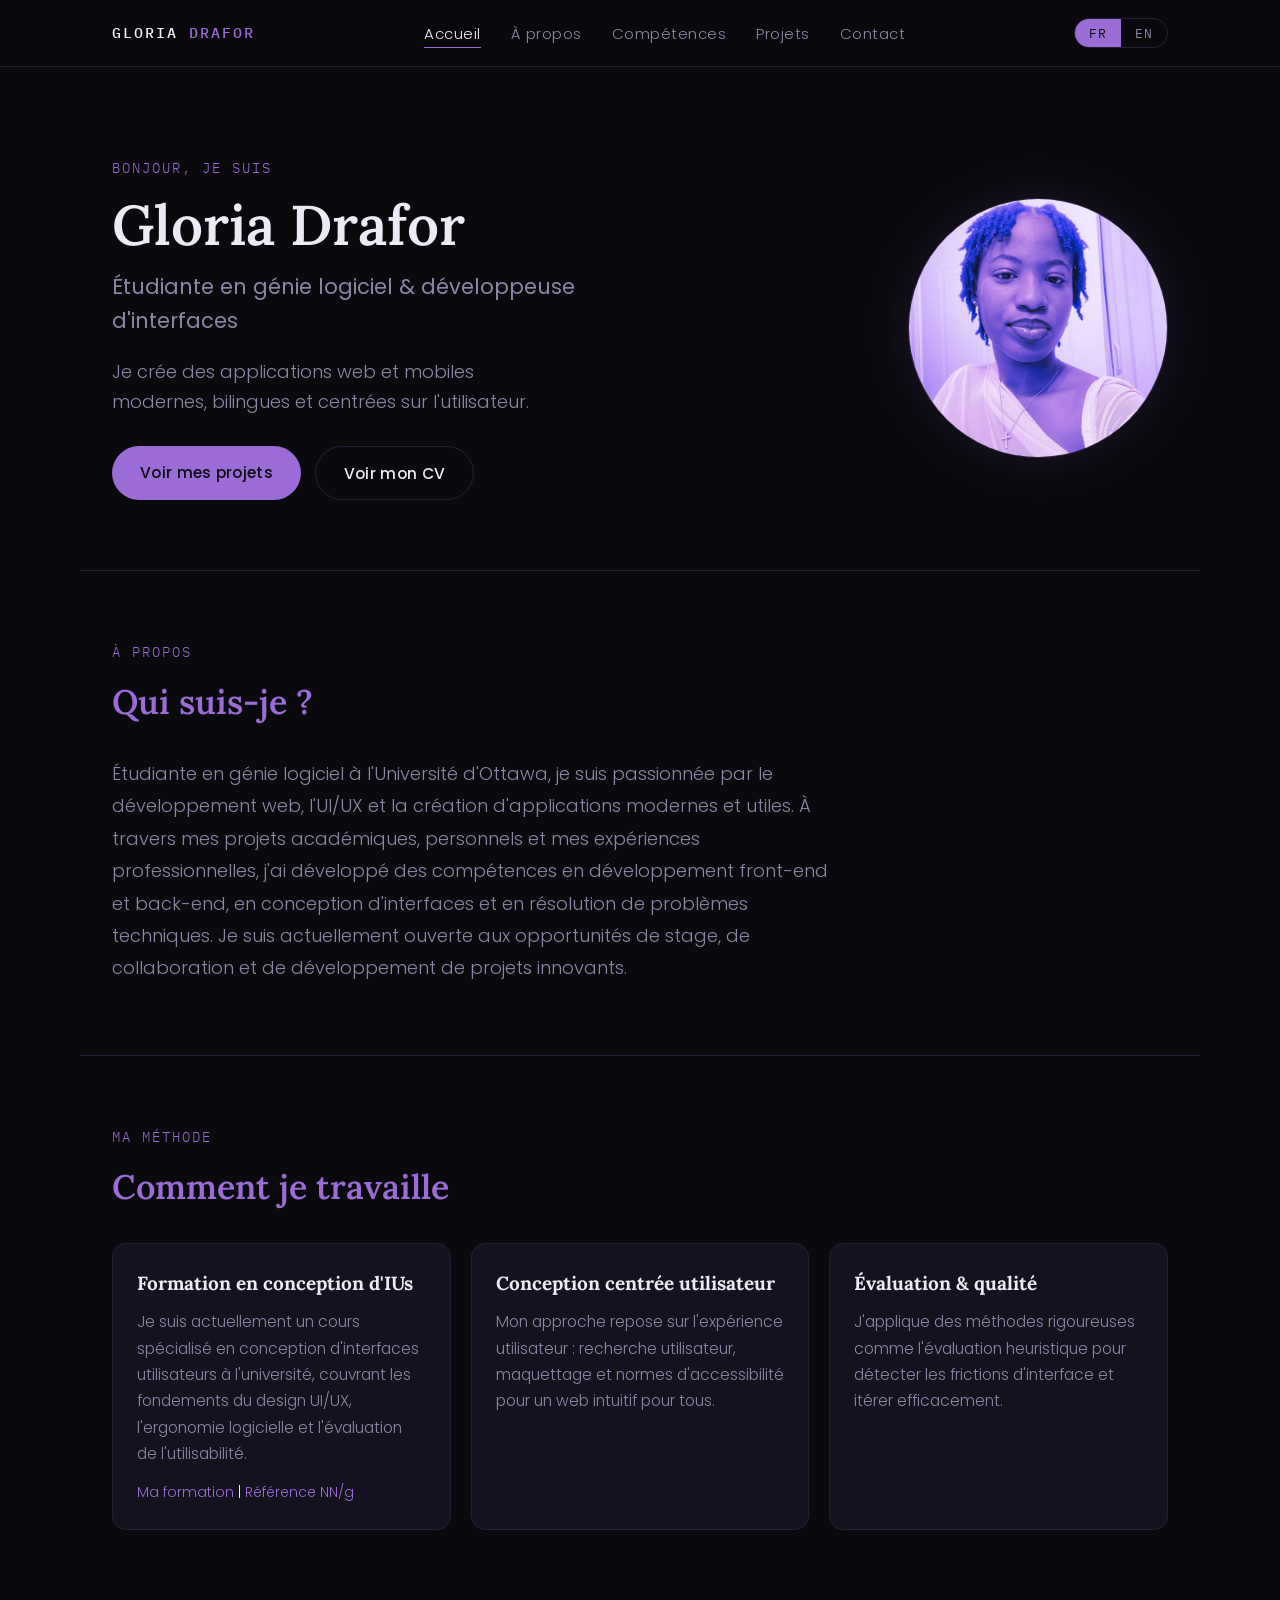
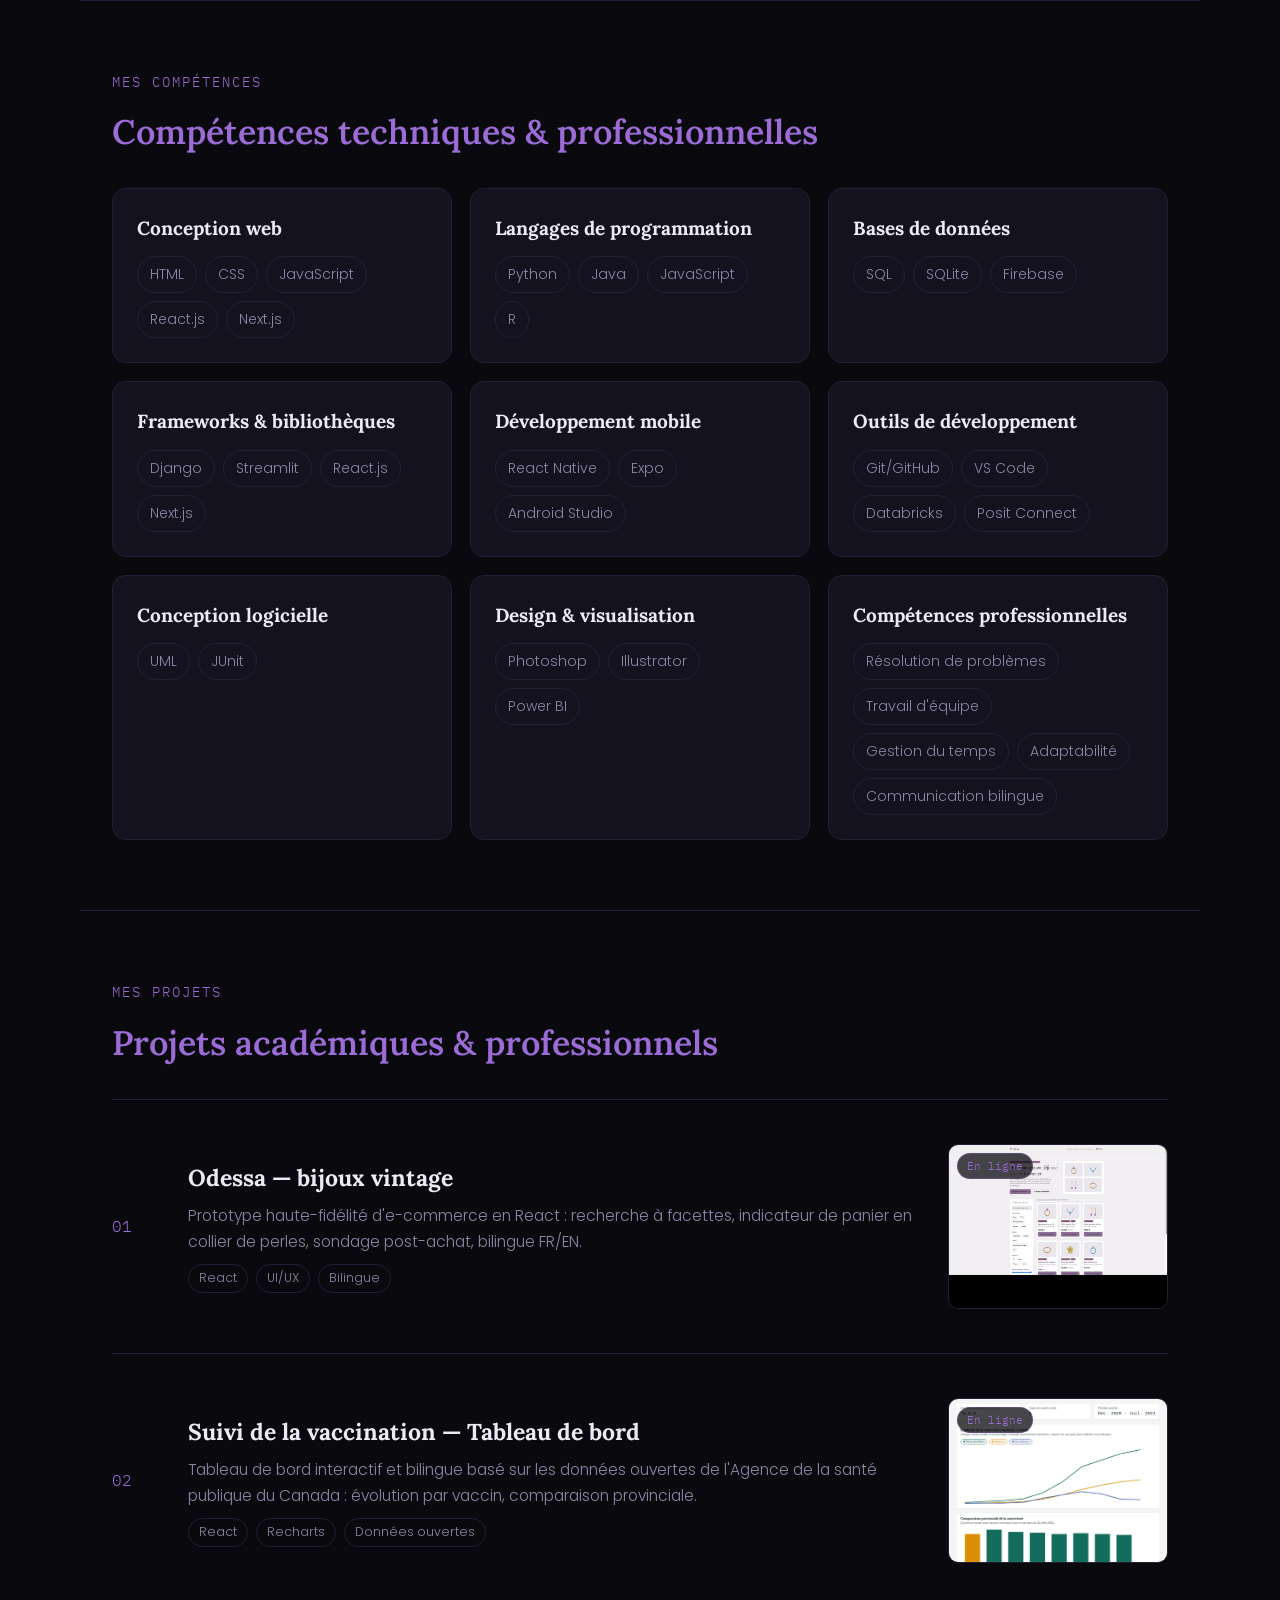
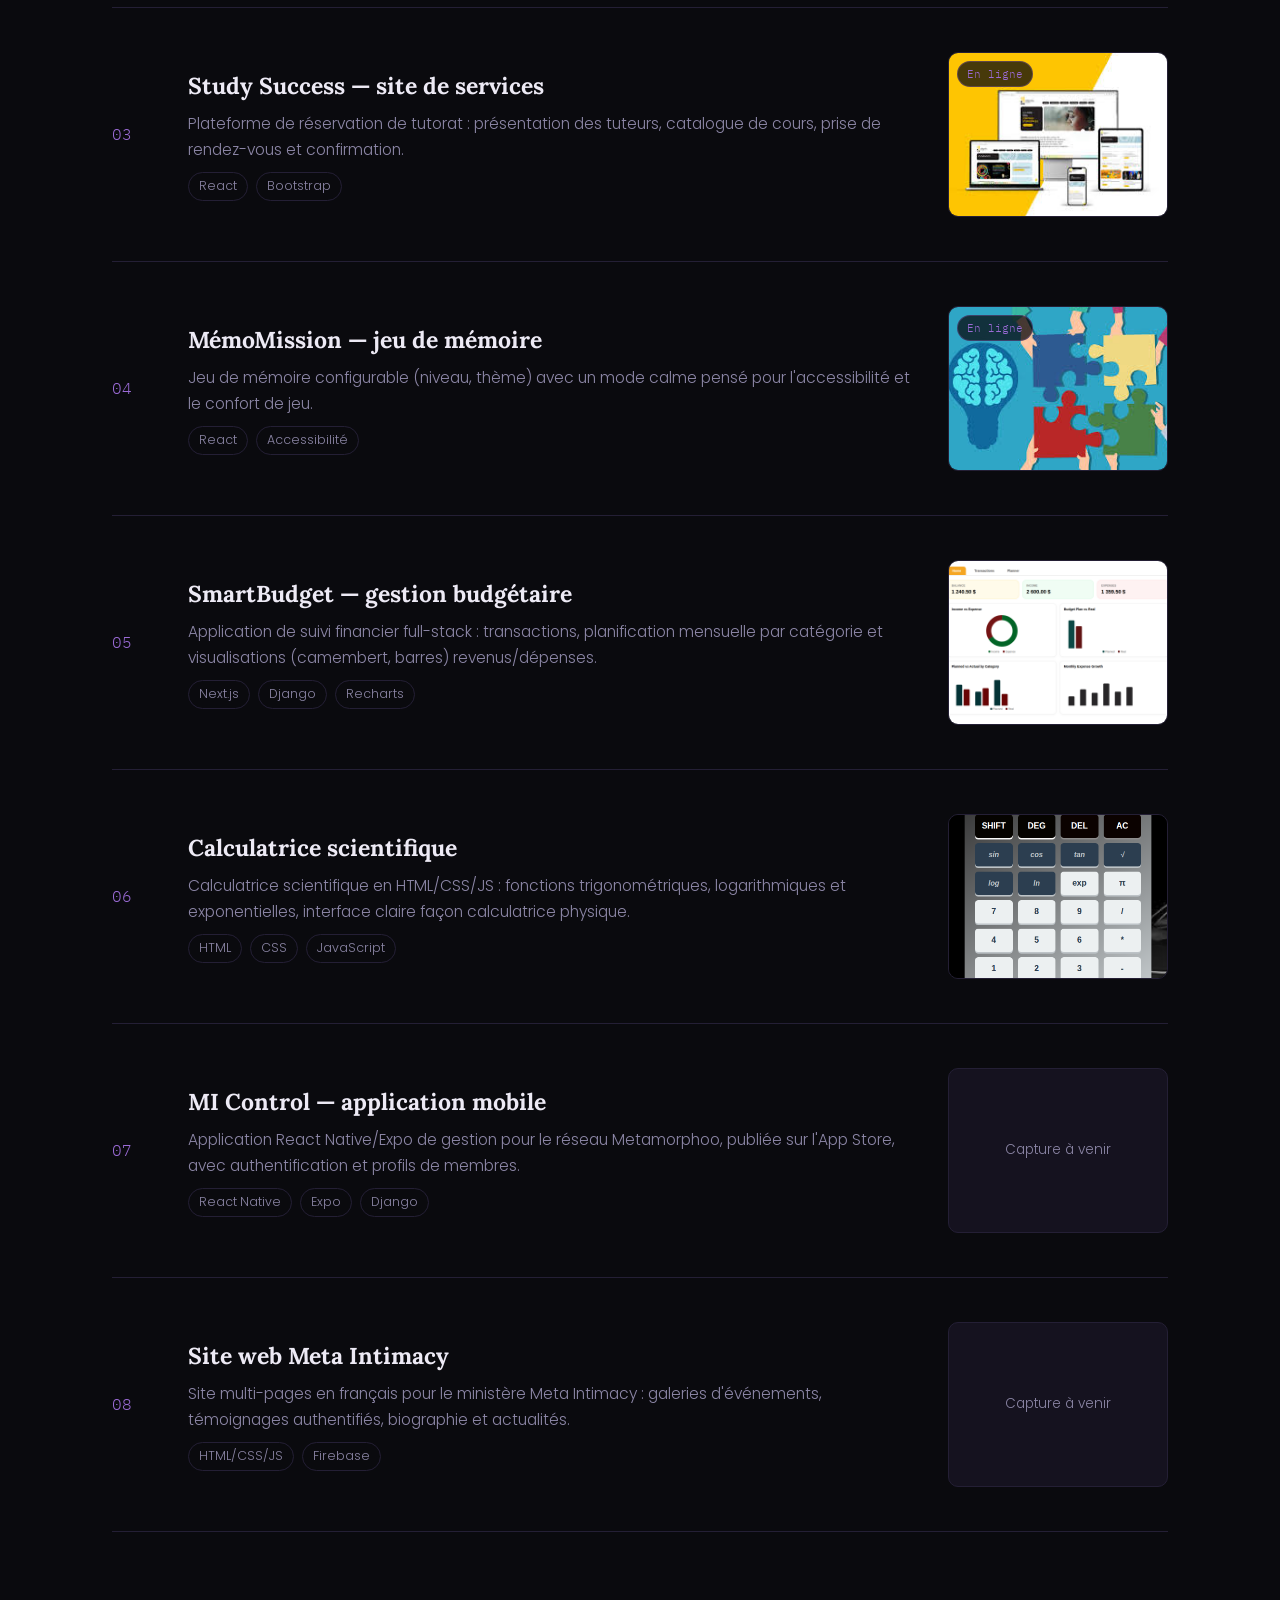
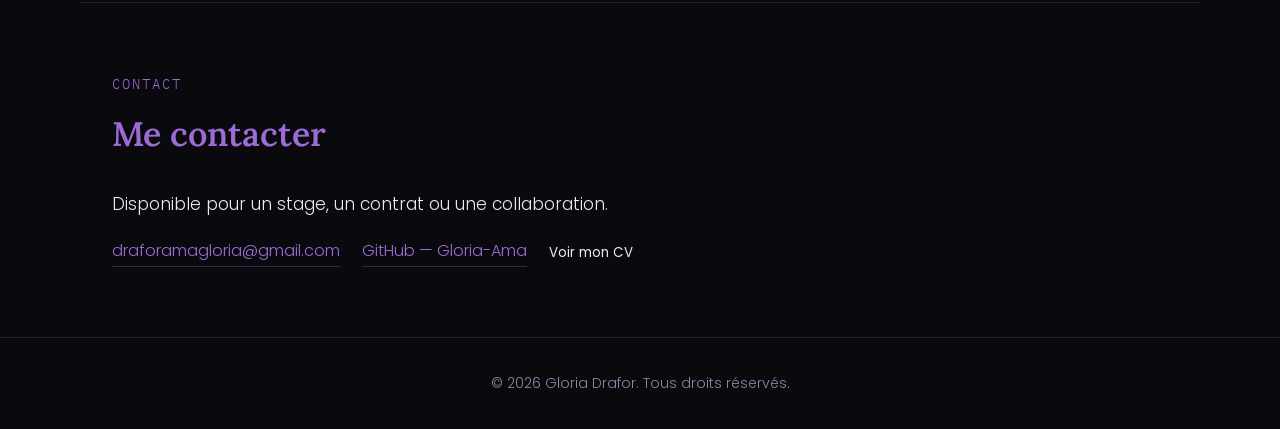
<file: index.html>
<!DOCTYPE html>
<html lang="fr">
<head>
  <meta charset="UTF-8" />
  <meta name="viewport" content="width=device-width, initial-scale=1.0" />
  <title>Portfolio | Gloria Drafor</title>
  <meta name="description" content="Portfolio de Gloria Drafor, etudiante en genie logiciel et developpeuse d'interfaces." />
  <link rel="stylesheet" href="css/style.css" />
  <link rel="stylesheet" href="css/responsive.css" />
</head>

<body>
  <header>
    <nav class="navbar">
      <h2 class="logo">GLORIA <span>DRAFOR</span></h2>

      <ul class="nav-links" id="navLinks">
        <li><a href="#home" data-key="navHome">Accueil</a></li>
        <li><a href="#about" data-key="navAbout">À propos</a></li>
        <li><a href="#skills" data-key="navSkills">Compétences</a></li>
        <li><a href="#projects" class="active" data-key="navProjects">Projets</a></li>
        <li><a href="#contact" data-key="navContact">Contact</a></li>
      </ul>

      <div class="language">
        <button id="langFr" class="active" onclick="setLanguage('fr')">FR</button>
        <button id="langEn" onclick="setLanguage('en')">EN</button>
      </div>

      <button class="nav-toggle" id="navToggle" aria-label="Ouvrir le menu">
        <span></span><span></span><span></span>
      </button>
    </nav>
  </header>

  <section id="home" class="hero">
    <div class="hero-text">
      <p class="small-title" data-key="hello">Bonjour, je suis</p>
      <h1>Gloria Drafor</h1>
      <h3 data-key="role">Étudiante en génie logiciel &amp; développeuse d'interfaces</h3>
      <p class="lead" data-key="intro">
        Je crée des applications web et mobiles modernes, bilingues et centrées sur l'utilisateur.
      </p>

      <div class="hero-buttons">
        <a href="#projects" class="btn primary" data-key="ctaProjects">Voir mes projets</a>
        <button class="btn secondary" onclick="openCV()" data-key="ctaCV">Voir mon CV</button>
      </div>
    </div>

    <div class="hero-image">
      <img src="images/photo.jpg" alt="Photo de Gloria Drafor" />
    </div>
  </section>

  <section id="about" class="section">
    <p class="section-label" data-key="aboutLabel">À propos</p>
    <h2><span data-key="aboutTitleSpan">Qui</span> <span data-key="aboutTitleRest">suis-je&nbsp;?</span></h2>
    <p class="about-text" data-key="aboutText">
      Étudiante en génie logiciel à l'Université d'Ottawa, je suis passionnée par le développement web,
      l'UI/UX et la création d'applications modernes et utiles.
    </p>
  </section>

  <section id="approach" class="section">
    <p class="section-label" data-key="approachLabel">Ma méthode</p>
    <h2><span data-key="approachTitleSpan">Comment</span> <span data-key="approachTitleRest">je travaille</span></h2>

    <div class="approach-container">
      <div class="approach-card reveal">
        <h3 data-key="approach1Title">Formation en conception d'IUs</h3>
        <p data-key="approach1Text">
          Je suis actuellement un cours spécialisé en conception d'interfaces utilisateurs à l'université,
          couvrant les fondements du design UI/UX, l'ergonomie logicielle et l'évaluation de l'utilisabilité.
        </p>
        <div class="approach-links">
          <a href="https://www.uottawa.ca" target="_blank" rel="noopener" data-key="approach1Link1">Ma formation</a> |
          <a href="https://www.nngroup.com" target="_blank" rel="noopener" data-key="approach1Link2">Référence NN/g</a>
        </div>
      </div>
      <div class="approach-card reveal">
        <h3 data-key="approach2Title">Conception centrée utilisateur</h3>
        <p data-key="approach2Text">
          Mon approche repose sur l'expérience utilisateur : recherche utilisateur, maquettage et normes
          d'accessibilité pour un web intuitif pour tous.
        </p>
      </div>
      <div class="approach-card reveal">
        <h3 data-key="approach3Title">Évaluation &amp; qualité</h3>
        <p data-key="approach3Text">
          J'applique des méthodes rigoureuses comme l'évaluation heuristique pour détecter les frictions
          d'interface et itérer efficacement.
        </p>
      </div>
    </div>
  </section>

  <section id="skills" class="section">
    <p class="section-label" data-key="skillsLabel">Mes compétences</p>
    <h2><span data-key="skillsTitleSpan">Compétences</span> <span data-key="skillsTitleRest">techniques &amp; professionnelles</span></h2>

    <div class="skills-category">
      <div class="category-card reveal">
        <h3 data-key="skillCat1">Conception web</h3>
        <div class="skills-grid">
          <div>HTML</div><div>CSS</div><div>JavaScript</div><div>React.js</div><div>Next.js</div>
        </div>
      </div>
      <div class="category-card reveal">
        <h3 data-key="skillCat2">Langages de programmation</h3>
        <div class="skills-grid">
          <div>Python</div><div>Java</div><div>JavaScript</div><div>R</div>
        </div>
      </div>
      <div class="category-card reveal">
        <h3 data-key="skillCat3">Bases de données</h3>
        <div class="skills-grid">
          <div>SQL</div><div>SQLite</div><div>Firebase</div>
        </div>
      </div>
      <div class="category-card reveal">
        <h3 data-key="skillCat4">Frameworks &amp; bibliothèques</h3>
        <div class="skills-grid">
          <div>Django</div><div>Streamlit</div><div>React.js</div><div>Next.js</div>
        </div>
      </div>
      <div class="category-card reveal">
        <h3 data-key="skillCat5">Développement mobile</h3>
        <div class="skills-grid">
          <div>React Native</div><div>Expo</div><div>Android Studio</div>
        </div>
      </div>
      <div class="category-card reveal">
        <h3 data-key="skillCat6">Outils de développement</h3>
        <div class="skills-grid">
          <div>Git/GitHub</div><div>VS Code</div><div>Databricks</div><div>Posit Connect</div>
        </div>
      </div>
      <div class="category-card reveal">
        <h3 data-key="skillCat7">Conception logicielle</h3>
        <div class="skills-grid">
          <div>UML</div><div>JUnit</div>
        </div>
      </div>
      <div class="category-card reveal">
        <h3 data-key="skillCat8">Design &amp; visualisation</h3>
        <div class="skills-grid">
          <div>Photoshop</div><div>Illustrator</div><div>Power BI</div>
        </div>
      </div>
      <div class="category-card reveal">
        <h3 data-key="skillCat9">Compétences professionnelles</h3>
        <div class="skills-grid" data-key-group="softSkills">
          <div data-key="soft1">Résolution de problèmes</div>
          <div data-key="soft2">Travail d'équipe</div>
          <div data-key="soft3">Gestion du temps</div>
          <div data-key="soft4">Adaptabilité</div>
          <div data-key="soft5">Communication bilingue</div>
        </div>
      </div>
    </div>
  </section>

  <section id="projects" class="section">
    <p class="section-label" data-key="projectsLabel">Mes projets</p>
    <h2><span data-key="projectsTitleSpan">Projets</span> <span data-key="projectsTitleRest">académiques &amp; professionnels</span></h2>

    <div class="projects-list">

      <a class="project-row reveal" href="https://gloria-ama.github.io/Odessa/" target="_blank" rel="noopener">
        <span class="project-num">01</span>
        <div class="project-body">
          <h3>Odessa — <span data-key="p1Title">bijoux vintage</span></h3>
          <p data-key="p1Text">Prototype haute-fidélité d'e-commerce en React : recherche à facettes, indicateur de panier en collier de perles, sondage post-achat, bilingue FR/EN.</p>
          <div class="project-tags"><span>React</span><span>UI/UX</span><span data-key="tagBilingual">Bilingue</span></div>
        </div>
        <div class="project-thumb">
          <span class="project-badge" data-key="badgeOnline">En ligne</span>
          <img src="images/ecommerce.jpg" alt="Odessa — site e-commerce" />
        </div>
      </a>

      <a class="project-row reveal" href="pages/dashboard.html">
        <span class="project-num">02</span>
        <div class="project-body">
          <h3 data-key="p2Title">Suivi de la vaccination — Tableau de bord</h3>
          <p data-key="p2Text">Tableau de bord interactif et bilingue basé sur les données ouvertes de l'Agence de la santé publique du Canada : évolution par vaccin, comparaison provinciale.</p>
          <div class="project-tags"><span>React</span><span>Recharts</span><span data-key="tagData">Données ouvertes</span></div>
        </div>
        <div class="project-thumb">
          <span class="project-badge" data-key="badgeOnline">En ligne</span>
          <img src="images/dashboard.png" alt="Tableau de bord de vaccination" />
        </div>
      </a>

      <a class="project-row reveal" href="https://studysuccess.netlify.app" target="_blank" rel="noopener">
        <span class="project-num">03</span>
        <div class="project-body">
          <h3 data-key="p3Title">Study Success — site de services</h3>
          <p data-key="p3Text">Plateforme de réservation de tutorat : présentation des tuteurs, catalogue de cours, prise de rendez-vous et confirmation.</p>
          <div class="project-tags"><span>React</span><span>Bootstrap</span></div>
        </div>
        <div class="project-thumb">
          <span class="project-badge" data-key="badgeOnline">En ligne</span>
          <img src="images/service.jpg" alt="Study Success — site de services" />
        </div>
      </a>

      <a class="project-row reveal" href="https://hilarious-pixie-3dd100.netlify.app/" target="_blank" rel="noopener">
        <span class="project-num">04</span>
        <div class="project-body">
          <h3 data-key="p4Title">MémoMission — jeu de mémoire</h3>
          <p data-key="p4Text">Jeu de mémoire configurable (niveau, thème) avec un mode calme pensé pour l'accessibilité et le confort de jeu.</p>
          <div class="project-tags"><span>React</span><span data-key="tagAccessibility">Accessibilité</span></div>
        </div>
        <div class="project-thumb">
          <span class="project-badge" data-key="badgeOnline">En ligne</span>
          <img src="images/memory-game.jpg" alt="MémoMission — jeu de mémoire" />
        </div>
      </a>

      <a class="project-row reveal" href="#" onclick="return false;">
        <span class="project-num">05</span>
        <div class="project-body">
          <h3 data-key="p5bTitle">SmartBudget — gestion budgétaire</h3>
          <p data-key="p5bText">Application de suivi financier full-stack : transactions, planification mensuelle par catégorie et visualisations (camembert, barres) revenus/dépenses.</p>
          <div class="project-tags"><span>Next.js</span><span>Django</span><span>Recharts</span></div>
        </div>
        <div class="project-thumb">
          <img src="images/smartbudget.jpg" alt="SmartBudget — tableau de bord financier" />
        </div>
      </a>

      <a class="project-row reveal" href="#" onclick="return false;">
        <span class="project-num">06</span>
        <div class="project-body">
          <h3 data-key="p6bTitle">Calculatrice scientifique</h3>
          <p data-key="p6bText">Calculatrice scientifique en HTML/CSS/JS : fonctions trigonométriques, logarithmiques et exponentielles, interface claire façon calculatrice physique.</p>
          <div class="project-tags"><span>HTML</span><span>CSS</span><span>JavaScript</span></div>
        </div>
        <div class="project-thumb">
          <img src="images/calculatrice.jpg" alt="Calculatrice scientifique" />
        </div>
      </a>

      <div class="project-row reveal">
        <span class="project-num">07</span>
        <div class="project-body">
          <h3 data-key="p5Title">MI Control — application mobile</h3>
          <p data-key="p5Text">Application React Native/Expo de gestion pour le réseau Metamorphoo, publiée sur l'App Store, avec authentification et profils de membres.</p>
          <div class="project-tags"><span>React Native</span><span>Expo</span><span>Django</span></div>
        </div>
        <div class="project-thumb pending" data-key="thumbPending">Capture à venir</div>
      </div>

      <div class="project-row reveal">
        <span class="project-num">08</span>
        <div class="project-body">
          <h3 data-key="p6Title">Site web Meta Intimacy</h3>
          <p data-key="p6Text">Site multi-pages en français pour le ministère Meta Intimacy : galeries d'événements, témoignages authentifiés, biographie et actualités.</p>
          <div class="project-tags"><span>HTML/CSS/JS</span><span>Firebase</span></div>
        </div>
        <div class="project-thumb pending" data-key="thumbPending">Capture à venir</div>
      </div>

    </div>
  </section>

  <section id="contact" class="section contact-section">
    <p class="section-label" data-key="contactLabel">Contact</p>
    <h2><span data-key="contactTitleSpan">Me</span> <span data-key="contactTitleRest">contacter</span></h2>
    <p data-key="contactText">Disponible pour un stage, un contrat ou une collaboration.</p>
    <div class="contact-links">
      <a href="mailto:draforamagloria@gmail.com">draforamagloria@gmail.com</a>
      <a href="https://github.com/Gloria-Ama" target="_blank" rel="noopener">GitHub — Gloria-Ama</a>
      <button onclick="openCV()" data-key="ctaCV">Voir mon CV</button>
    </div>
  </section>

  <footer>
    <p data-key="footerText">© 2026 Gloria Drafor. Tous droits réservés.</p>
  </footer>

  <div class="cv-modal" id="cvModal">
    <div class="cv-modal-inner">
      <div class="cv-modal-head">
        <h3 data-key="cvModalTitle">Mon CV</h3>
        <button onclick="closeCV()" aria-label="Fermer">&times;</button>
      </div>
      <iframe id="cvFrame" src="" title="CV de Gloria Drafor"></iframe>
      <div class="cv-modal-foot">
        <span data-key="cvModalFallback">Le PDF ne s'affiche pas&nbsp;?</span>
        <a id="cvOpenNewTab" href="#" target="_blank" data-key="cvModalOpenNewTab">Ouvrir dans un nouvel onglet</a>
      </div>
    </div>
  </div>

  <script src="js/language.js"></script>
  <script src="js/main.js"></script>
</body>
</html>
</file>
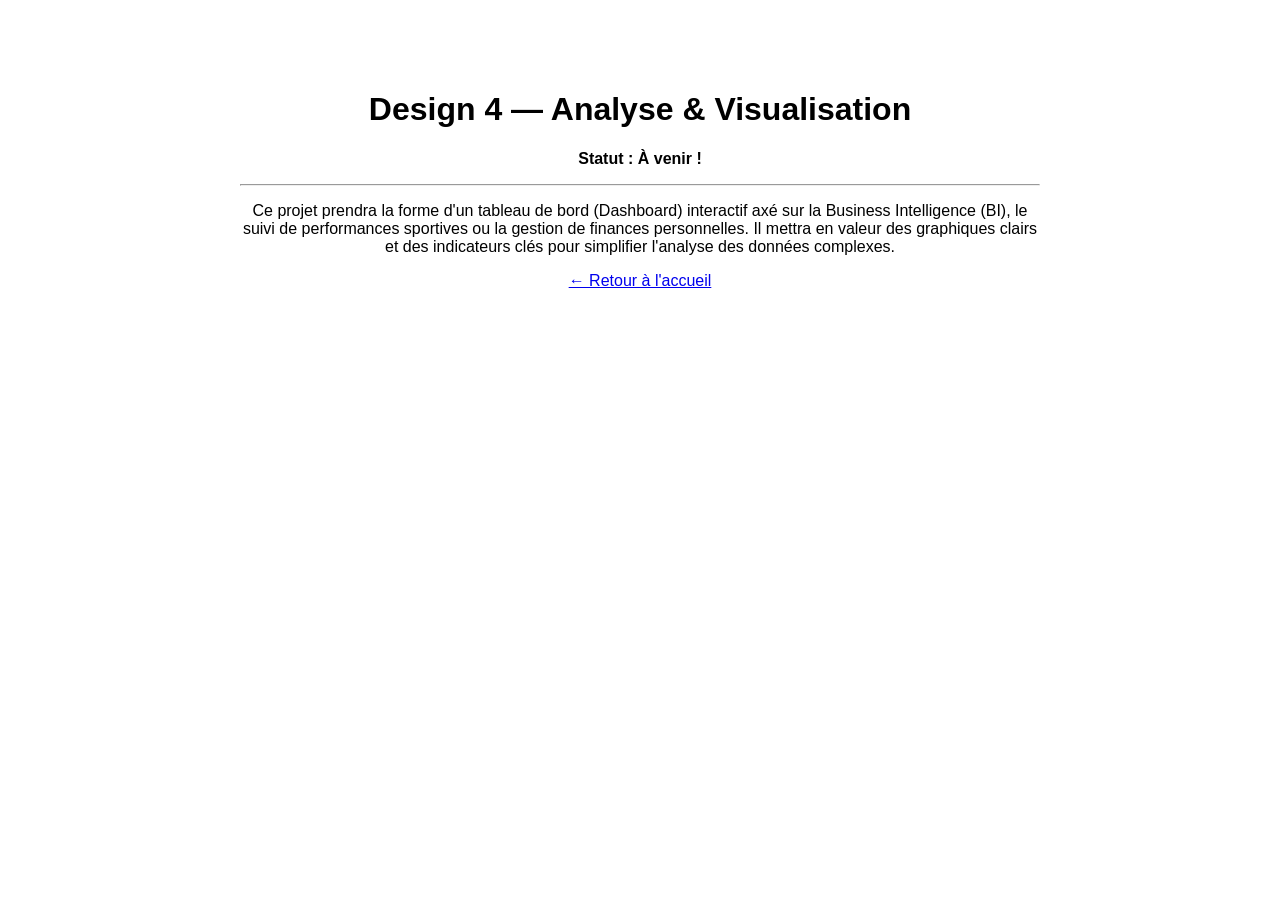
<file: pages/dashboard.html>
<!DOCTYPE html>
<html lang="fr">
<head>
    <meta charset="UTF-8">
    <meta name="viewport" content="width=device-width, initial-scale=1.0">
    <title>À venir — Analyse & Visualisation</title>
</head>
<body>
    <main style="max-width: 800px; margin: 50px auto; padding: 20px; text-align: center; font-family: sans-serif;">
        <h1>Design 4 — Analyse & Visualisation</h1>
        <p><strong>Statut : À venir !</strong></p>
        <hr>
        <p>Ce projet prendra la forme d'un tableau de bord (Dashboard) interactif axé sur la Business Intelligence (BI), le suivi de performances sportives ou la gestion de finances personnelles. Il mettra en valeur des graphiques clairs et des indicateurs clés pour simplifier l'analyse des données complexes.</p>
        <a href="../index.html">← Retour à l'accueil</a>
    </main>
</body>
</html>
</file>
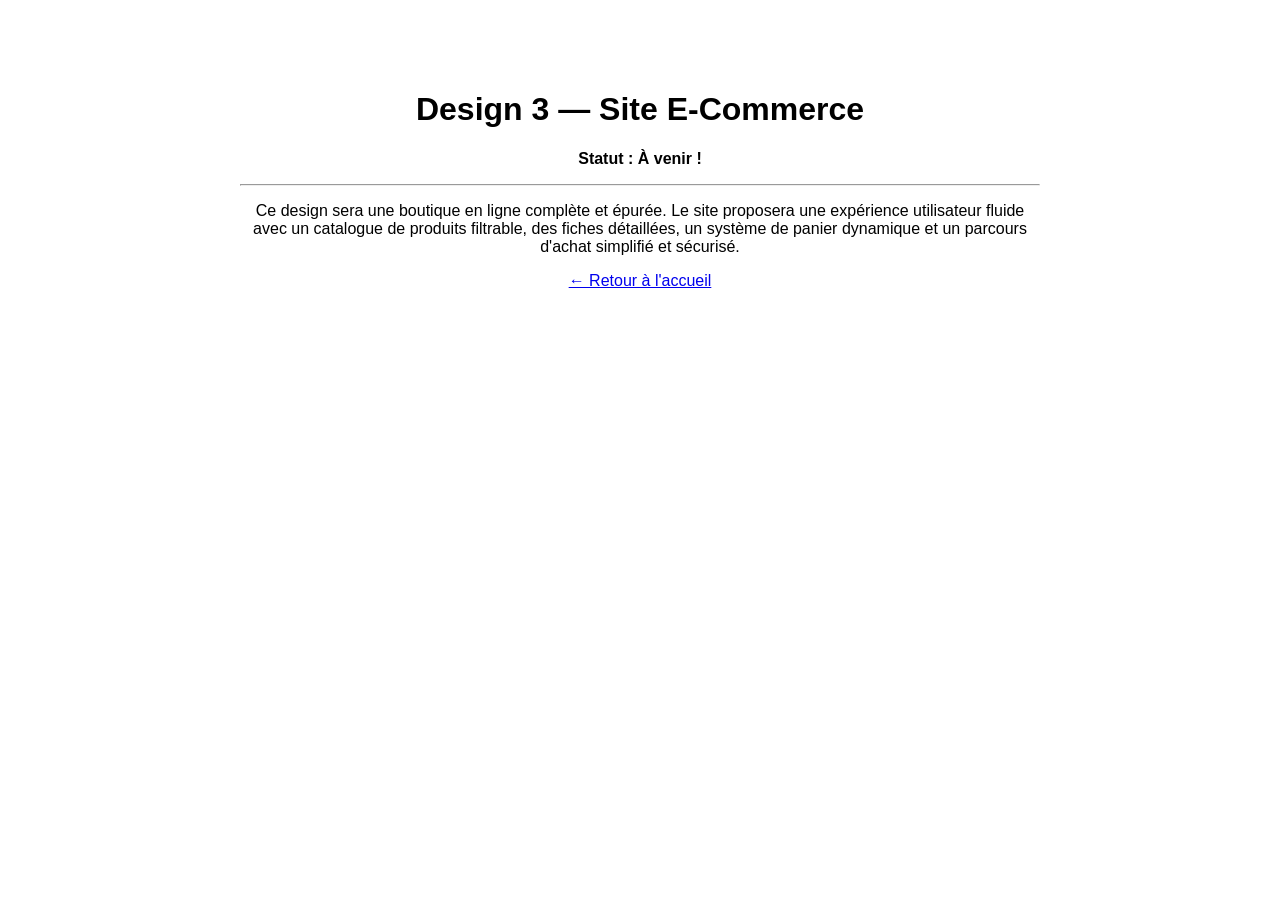
<file: pages/ecommerce.html>
<!DOCTYPE html>
<html lang="fr">
<head>
    <meta charset="UTF-8">
    <meta name="viewport" content="width=device-width, initial-scale=1.0">
    <title>À venir — Site E-Commerce</title>
</head>
<body>
    <main style="max-width: 800px; margin: 50px auto; padding: 20px; text-align: center; font-family: sans-serif;">
        <h1>Design 3 — Site E-Commerce</h1>
        <p><strong>Statut : À venir !</strong></p>
        <hr>
        <p>Ce design sera une boutique en ligne complète et épurée. Le site proposera une expérience utilisateur fluide avec un catalogue de produits filtrable, des fiches détaillées, un système de panier dynamique et un parcours d'achat simplifié et sécurisé.</p>
        <a href="../index.html">← Retour à l'accueil</a>
    </main>
</body>
</html>
</file>
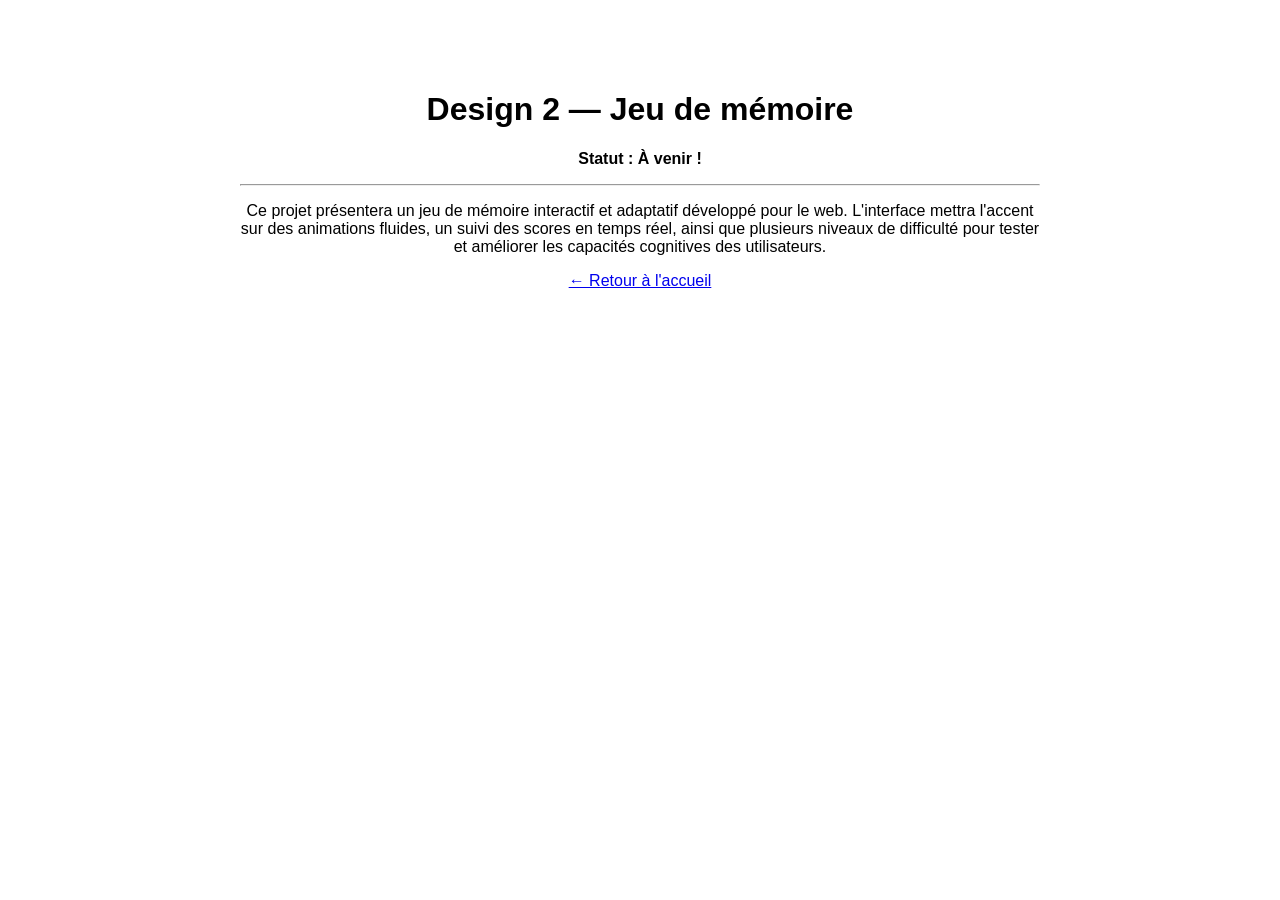
<file: pages/memory-game.html>
<!DOCTYPE html>
<html lang="fr">
<head>
    <meta charset="UTF-8">
    <meta name="viewport" content="width=device-width, initial-scale=1.0">
    <title>À venir — Jeu de mémoire</title>
</head>
<body>
    <main style="max-width: 800px; margin: 50px auto; padding: 20px; text-align: center; font-family: sans-serif;">
        <h1>Design 2 — Jeu de mémoire</h1>
        <p><strong>Statut : À venir !</strong></p>
        <hr>
        <p>Ce projet présentera un jeu de mémoire interactif et adaptatif développé pour le web. L'interface mettra l'accent sur des animations fluides, un suivi des scores en temps réel, ainsi que plusieurs niveaux de difficulté pour tester et améliorer les capacités cognitives des utilisateurs.</p>
        <a href="../index.html">← Retour à l'accueil</a>
    </main>
</body>
</html>
</file>
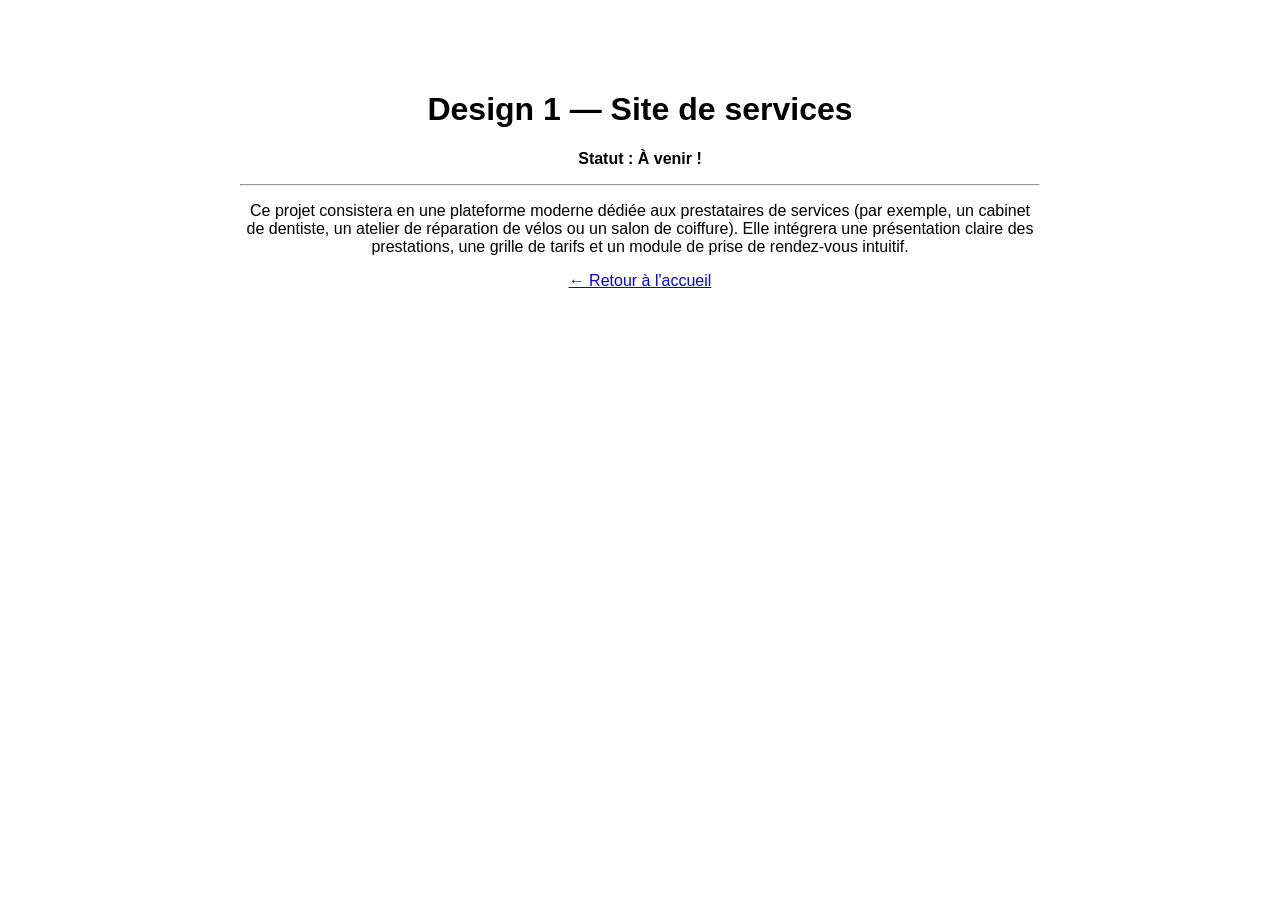
<file: pages/service.html>
<!DOCTYPE html>
<html lang="fr">
<head>
    <meta charset="UTF-8">
    <meta name="viewport" content="width=device-width, initial-scale=1.0">
    <title>À venir — Site de services</title>
</head>
<body>
    <main style="max-width: 800px; margin: 50px auto; padding: 20px; text-align: center; font-family: sans-serif;">
        <h1>Design 1 — Site de services</h1>
        <p><strong>Statut : À venir !</strong></p>
        <hr>
        <p>Ce projet consistera en une plateforme moderne dédiée aux prestataires de services (par exemple, un cabinet de dentiste, un atelier de réparation de vélos ou un salon de coiffure). Elle intégrera une présentation claire des prestations, une grille de tarifs et un module de prise de rendez-vous intuitif.</p>
        <a href="../index.html">← Retour à l'accueil</a>
    </main>
</body>
</html>
</file>
<file: css/style.css>
@import url('https://fonts.googleapis.com/css2?family=Lora:ital,wght@0,500;0,600;1,500&family=Poppins:wght@300;400;500;600&family=IBM+Plex+Mono:wght@500&display=swap');

:root {
  --bg: #0A0A0E;
  --bg-soft: #0F0D16;
  --card: #15121F;
  --ink: #EDEAF5;
  --muted: #8C86A6;
  --accent: #9B6BD6;
  --accent-soft: rgba(155, 107, 214, 0.12);
  --accent-line: rgba(155, 107, 214, 0.3);
  --border: #241F35;
  --radius: 14px;
  --serif: 'Lora', Georgia, serif;
  --sans: 'Poppins', 'Segoe UI', sans-serif;
  --mono: 'IBM Plex Mono', 'Courier New', monospace;
  --dur: 0.35s;
}

* { margin: 0; padding: 0; box-sizing: border-box; }

html { scroll-behavior: smooth; }

body {
  background: var(--bg);
  color: var(--ink);
  font-family: var(--sans);
  line-height: 1.65;
  font-weight: 300;
  font-size: 17px;
}

img { max-width: 100%; display: block; }
a { color: inherit; text-decoration: none; }
ul { list-style: none; }
button { font-family: inherit; cursor: pointer; background: none; border: none; color: inherit; }

.wrap { max-width: 1120px; margin: 0 auto; padding: 0 32px; }

/* ---------- Nav ---------- */
header {
  position: sticky; top: 0; z-index: 100;
  background: rgba(10, 10, 14, 0.85);
  backdrop-filter: blur(10px);
  border-bottom: 1px solid var(--border);
}
.navbar {
  max-width: 1120px; margin: 0 auto; padding: 18px 32px;
  display: flex; align-items: center; justify-content: space-between; gap: 24px;
}
.logo {
  font-family: var(--mono); font-size: 15px; letter-spacing: 2px;
  color: var(--ink); text-transform: uppercase; font-weight: 500;
}
.logo span { color: var(--accent); }
.nav-links { display: flex; gap: 30px; align-items: center; }
.nav-links a {
  font-size: 15px; letter-spacing: 0.5px; color: var(--muted);
  position: relative; padding-bottom: 4px; transition: color var(--dur);
}
.nav-links a::after {
  content: ""; position: absolute; left: 0; bottom: 0; width: 0; height: 1px;
  background: var(--accent); transition: width var(--dur);
}
.nav-links a:hover, .nav-links a.active { color: var(--ink); }
.nav-links a:hover::after, .nav-links a.active::after { width: 100%; }

.language { display: flex; border: 1px solid var(--border); border-radius: 999px; overflow: hidden; }
.language button {
  padding: 6px 14px; font-size: 12.5px; font-family: var(--mono); letter-spacing: 1px;
  color: var(--muted); transition: background var(--dur), color var(--dur);
}
.language button.active { background: var(--accent); color: #0A0A0E; }

.nav-toggle { display: none; flex-direction: column; gap: 4px; }
.nav-toggle span { width: 22px; height: 2px; background: var(--ink); }

/* ---------- Hero ---------- */
.hero {
  max-width: 1120px; margin: 0 auto; padding: 90px 32px 70px;
  display: flex; align-items: center; justify-content: space-between; gap: 40px;
}
.hero-text { max-width: 560px; }
.small-title { font-family: var(--mono); font-size: 14px; letter-spacing: 2px; text-transform: uppercase; color: var(--accent); margin-bottom: 14px; }
.hero h1 { font-family: var(--serif); font-weight: 600; font-size: 56px; line-height: 1.1; margin-bottom: 14px; }
.hero h3 { font-family: var(--sans); font-weight: 400; font-size: 21px; color: var(--muted); margin-bottom: 18px; }
.hero > .hero-text > p.lead { color: var(--muted); font-size: 18px; max-width: 460px; margin-bottom: 30px; }

.hero-buttons { display: flex; gap: 14px; flex-wrap: wrap; }
.btn {
  display: inline-flex; align-items: center; gap: 8px; padding: 14px 28px; border-radius: 999px;
  font-size: 15.5px; letter-spacing: 0.3px; font-weight: 500; transition: transform var(--dur), background var(--dur), opacity var(--dur);
}
.btn.primary { background: var(--accent); color: #0A0A0E; }
.btn.primary:hover { transform: translateY(-2px); opacity: 0.92; }
.btn.secondary { border: 1px solid var(--border); color: var(--ink); }
.btn.secondary:hover { border-color: var(--accent); color: var(--accent); transform: translateY(-2px); }

.hero-image { flex-shrink: 0; width: 260px; height: 260px; border-radius: 50%; overflow: hidden; border: 1px solid var(--accent-line); box-shadow: 0 0 60px var(--accent-soft); }
.hero-image img { width: 100%; height: 100%; object-fit: cover; }

/* ---------- Sections generic ---------- */
.section { max-width: 1120px; margin: 0 auto; padding: 70px 32px; border-top: 1px solid var(--border); }
.section-label { font-family: var(--mono); font-size: 14px; letter-spacing: 2px; text-transform: uppercase; color: var(--accent); margin-bottom: 10px; }
.section h2 { font-family: var(--serif); font-weight: 600; font-size: 34px; margin-bottom: 28px; }
.section h2 span { color: var(--accent); }
.about-text { max-width: 720px; color: var(--muted); font-size: 18px; line-height: 1.8; }

/* ---------- Approach cards ---------- */
.approach-container { display: grid; grid-template-columns: repeat(3, 1fr); gap: 20px; }
.approach-card, .category-card {
  background: var(--card); border: 1px solid var(--border); border-radius: var(--radius); padding: 24px;
  transition: transform var(--dur), border-color var(--dur);
}
.approach-card:hover, .category-card:hover { transform: translateY(-4px); border-color: var(--accent-line); }
.approach-card h3, .category-card h3 { font-family: var(--serif); font-size: 19px; margin-bottom: 10px; }
.approach-card p { color: var(--muted); font-size: 15.5px; line-height: 1.7; }
.approach-links { margin-top: 14px; font-size: 14px; }
.approach-links a { color: var(--accent); }

/* ---------- Skills ---------- */
.skills-category { display: grid; grid-template-columns: repeat(3, 1fr); gap: 18px; }
.skills-grid { display: flex; flex-wrap: wrap; gap: 8px; margin-top: 12px; }
.skills-grid div {
  font-size: 14px; padding: 6px 12px; border-radius: 999px; border: 1px solid var(--border); color: var(--muted);
}

/* ---------- Projects (editorial numbered list) ---------- */
.projects-list { display: flex; flex-direction: column; }
.project-row {
  display: grid; grid-template-columns: 50px 1fr 220px; gap: 26px; align-items: center;
  padding: 44px 0; border-top: 1px solid var(--border); transition: background var(--dur); min-height: 220px;
}
.project-row:last-child { border-bottom: 1px solid var(--border); }
.project-row:hover { background: var(--bg-soft); }
.project-num { font-family: var(--mono); color: var(--accent); font-size: 16px; }
.project-body h3 { font-family: var(--serif); font-size: 23px; margin-bottom: 6px; }
.project-body p { color: var(--muted); font-size: 15.5px; margin-bottom: 10px; }
.project-tags { display: flex; gap: 8px; flex-wrap: wrap; }
.project-tags span { font-size: 12.5px; border: 1px solid var(--border); color: var(--muted); padding: 3px 10px; border-radius: 999px; }
.project-thumb { width: 220px; height: 165px; border-radius: 10px; overflow: hidden; border: 1px solid var(--border); position: relative; }
.project-thumb img { width: 100%; height: 100%; object-fit: cover; transition: transform var(--dur); }
.project-row:hover .project-thumb img { transform: scale(1.06); }
.project-badge {
  position: absolute; top: 8px; left: 8px; font-size: 11px; font-family: var(--mono);
  background: rgba(10,10,14,0.75); color: var(--accent); padding: 3px 9px; border-radius: 999px; border: 1px solid var(--accent-line);
}
.project-thumb.pending { display: flex; align-items: center; justify-content: center; background: var(--card); color: var(--muted); font-size: 13.5px; text-align: center; padding: 10px; }

/* ---------- Contact ---------- */
.contact-links { display: flex; gap: 22px; margin-top: 20px; flex-wrap: wrap; }
.contact-links a { color: var(--accent); font-size: 16px; border-bottom: 1px solid var(--accent-line); padding-bottom: 2px; }

footer { text-align: center; padding: 34px; color: var(--muted); font-size: 14px; border-top: 1px solid var(--border); }

/* ---------- CV modal ---------- */
.cv-modal {
  position: fixed; inset: 0; background: rgba(6,6,9,0.88); z-index: 200;
  display: none; align-items: center; justify-content: center; padding: 30px;
}
.cv-modal.open { display: flex; }
.cv-modal-inner { background: var(--card); border: 1px solid var(--border); border-radius: var(--radius); width: min(900px, 100%); height: min(90vh, 1000px); display: flex; flex-direction: column; overflow: hidden; }
.cv-modal-head { display: flex; justify-content: space-between; align-items: center; padding: 14px 20px; border-bottom: 1px solid var(--border); }
.cv-modal-head h3 { font-family: var(--serif); font-size: 18px; }
.cv-modal-head button { font-size: 20px; color: var(--muted); }
.cv-modal-head button:hover { color: var(--accent); }
.cv-modal iframe { flex: 1; border: none; background: white; }
.cv-modal-foot { padding: 10px 20px; border-top: 1px solid var(--border); font-size: 13.5px; }
.cv-modal-foot a { color: var(--accent); }

/* ---------- Reveal animation ---------- */
.reveal { opacity: 0; transform: translateY(18px); transition: opacity 0.6s ease, transform 0.6s ease; }
.reveal.in-view { opacity: 1; transform: translateY(0); }

@media (prefers-reduced-motion: reduce) {
  * { transition: none !important; animation: none !important; }
  html { scroll-behavior: auto; }
}
</file>
<file: css/responsive.css>
@media (max-width: 900px) {
  .approach-container, .skills-category { grid-template-columns: repeat(2, 1fr); }
  .project-row { grid-template-columns: 40px 1fr; }
  .project-thumb { grid-column: 1 / -1; width: 100%; height: 180px; order: 3; }
}

@media (max-width: 720px) {
  .nav-links {
    position: fixed; top: 66px; left: 0; right: 0; background: var(--bg);
    flex-direction: column; padding: 20px 32px; gap: 18px; border-bottom: 1px solid var(--border);
    transform: translateY(-140%); transition: transform var(--dur); z-index: 90;
  }
  .nav-links.open { transform: translateY(0); }
  .nav-toggle { display: flex; }
  .hero { flex-direction: column-reverse; text-align: center; padding-top: 50px; }
  .hero-text { max-width: 100%; }
  .hero > .hero-text > p.lead { margin-left: auto; margin-right: auto; }
  .hero-buttons { justify-content: center; }
  .hero h1 { font-size: 38px; }
  .hero-image { width: 180px; height: 180px; }
  .approach-container, .skills-category { grid-template-columns: 1fr; }
  .language button { padding: 5px 10px; font-size: 11px; }
}
</file>
